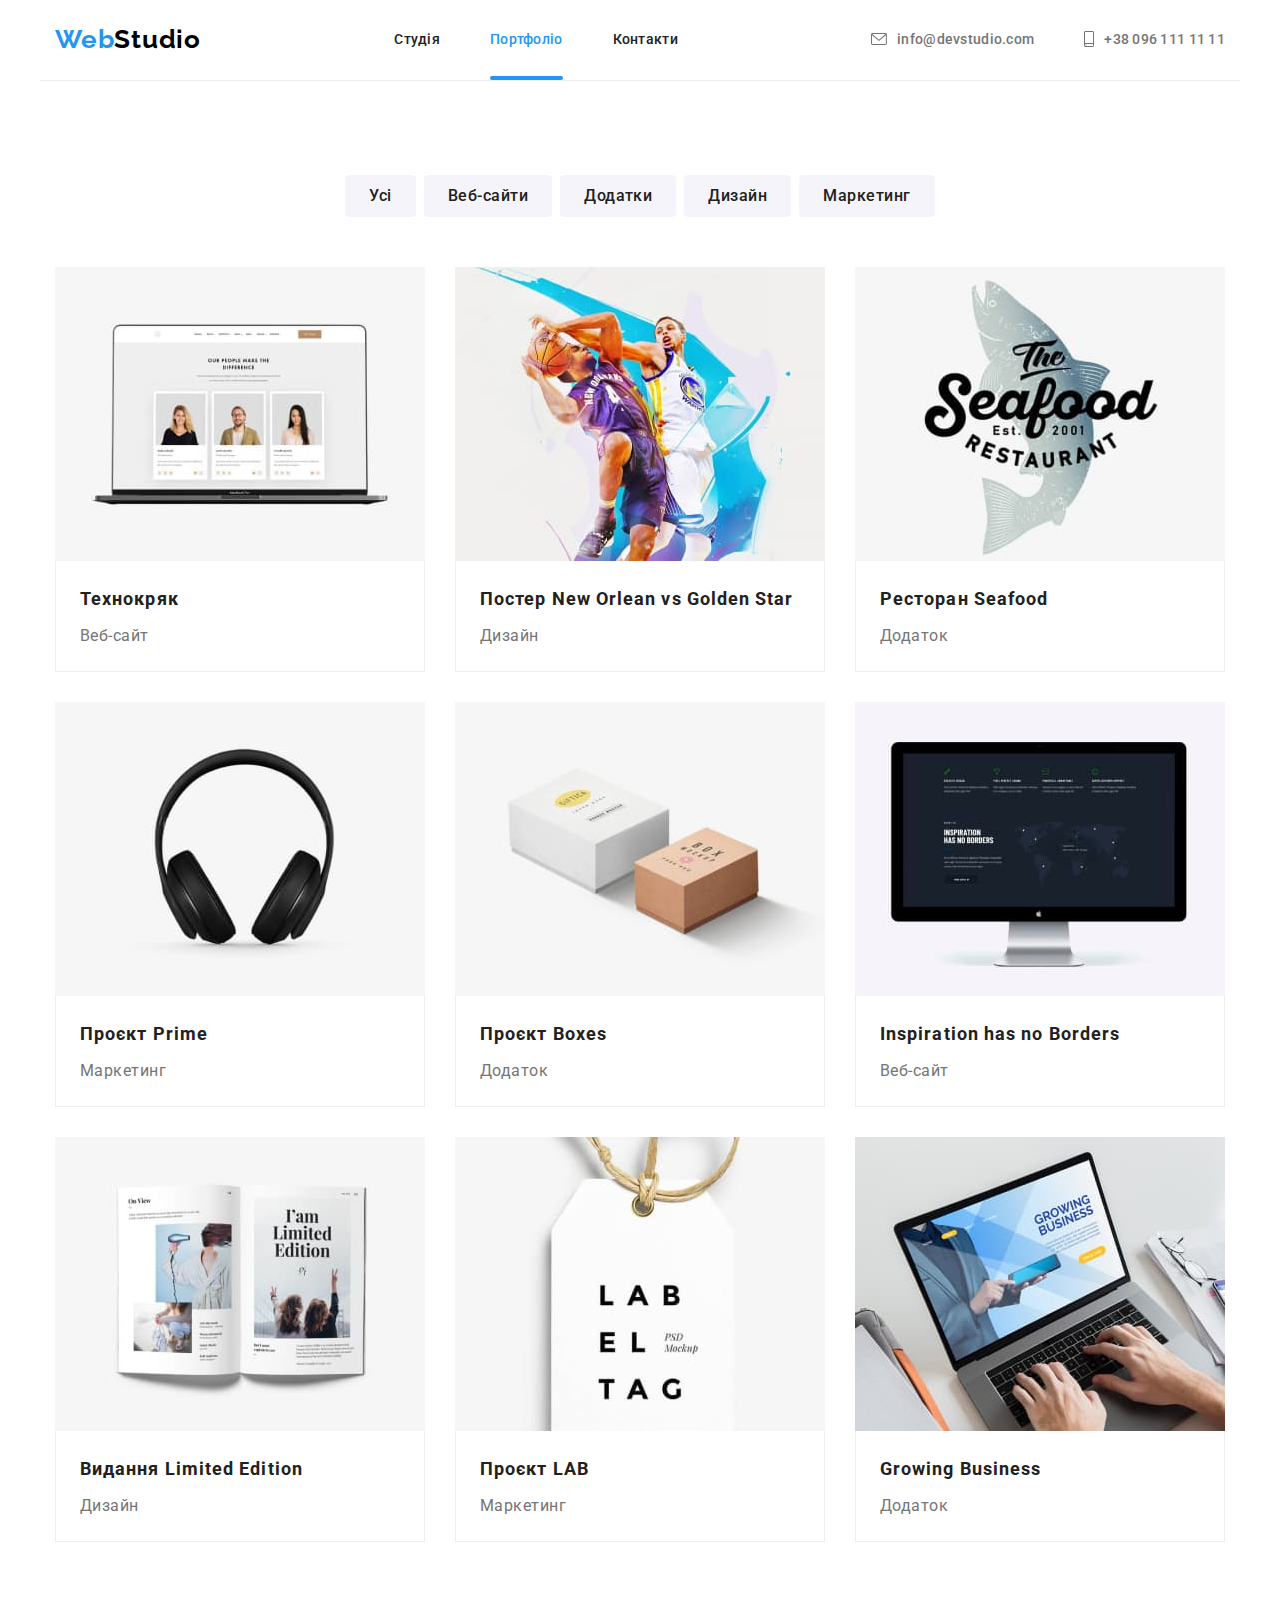
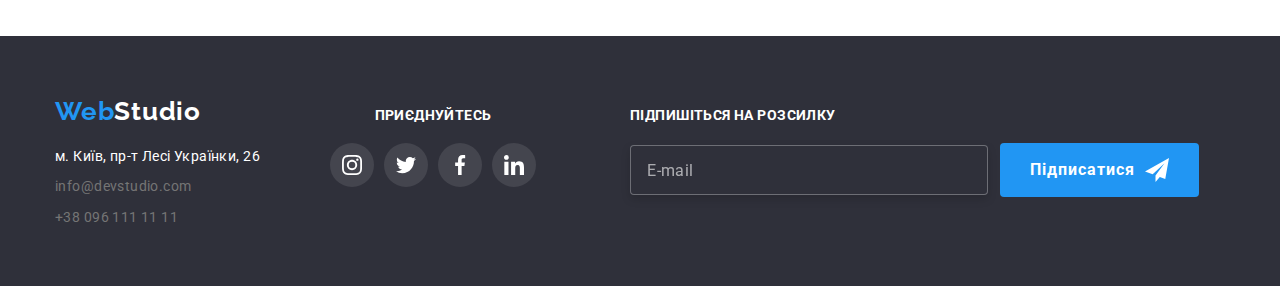
<file: portfolio.html>
<!DOCTYPE html>
<html lang="uk">
  <head>
    <meta charset="UTF-8" />
    <meta http-equiv="X-UA-Compatible" content="IE=edge" />
    <meta name="viewport" content="width=device-width, initial-scale=1.0" />
    <title>Portfolio</title>
    <link rel="preconnect" href="https://fonts.googleapis.com" />
    <link rel="preconnect" href="https://fonts.gstatic.com" crossorigin />
    <link
      href="https://fonts.googleapis.com/css2?family=Raleway:wght@700&family=Roboto:wght@400;500;700;900&display=swap"
      rel="stylesheet"
    />
    <link
      rel="stylesheet"
      href="https://cdnjs.cloudflare.com/ajax/libs/modern-normalize/1.0.0/modern-normalize.min.css"
    />
    <link rel="stylesheet" href="./css/main.min.css" />
  </head>
  <body>
    <header>
      <div class="container header">
        <div class="header__flex-box">
          <a href="./index.html" class="logo"> <span class="logo--first">Web</span>Studio</a>
          <nav class="site-nav">
            <ul class="site-nav__list">
              <li>
                <a href="./index.html" class="site-nav__link">Студія</a>
              </li>
              <li>
                <a href="./portfolio.html" class="site-nav__link site-nav__link--current"
                  >Портфоліо</a
                >
              </li>
              <li><a href="" class="site-nav__link">Контакти</a></li>
            </ul>
          </nav>
          <ul class="contacts">
            <li>
              <a href="mailto:info@devstudio.com" target="_blank" class="contacts__link">
                <svg class="contacts__icon" width="16" height="12">
                  <use href="./images/icons.svg#icon-envelope"></use>
                </svg>
                info@devstudio.com</a
              >
            </li>
            <li>
              <a href="tel:+380961111111" class="contacts__link">
                <svg class="contacts__icon" width="10" height="16">
                  <use href="./images/icons.svg#icon-smartphone"></use>
                </svg>
                +38 096 111 11 11</a
              >
            </li>
          </ul>
        </div>
      </div>
    </header>
    <main class="main">
      <section class="section">
        <div class="container">
          <h1 class="visually-hidden">Портфоліо</h1>
          <ul class="filters__list">
            <li><button class="filters__btn" type="button">Усі</button></li>
            <li><button class="filters__btn" type="button">Веб-сайти</button></li>
            <li><button class="filters__btn" type="button">Додатки</button></li>
            <li><button class="filters__btn" type="button">Дизайн</button></li>
            <li><button class="filters__btn" type="button">Маркетинг</button></li>
          </ul>
          <ul class="examples__list">
            <li class="examples__item">
              <a href="" class="examples__link">
                <div class="examples__thumb">
                  <img
                    src="./images/Technocrack.jpg"
                    alt="Екран ноутбука із зображенням веб-сайту"
                    width="370"
                    height="294"
                  />
                  <div class="examples__overlay">
                    <p class="examples__overlay-text">
                      Ресурс пропонує комплексні пропозиції з різним рівнем функціоналу та сервісів.
                      Все це дозволить відвідувачу отримати вичерпні відомості про компанію чи
                      приватну особу.
                    </p>
                  </div>
                </div>
                <div class="examples__container">
                  <h2 class="examples__title">Технокряк</h2>
                  <p class="examples__text">Веб-сайт</p>
                </div>
              </a>
            </li>
            <li class="examples__item">
              <a href="" class="examples__link">
                <div class="examples__thumb">
                  <img
                    src="./images/poster-basketball.jpg"
                    alt="Два баскетболісти боряться за м'яч "
                    width="370"
                    height="294"
                  />
                  <div class="examples__overlay">
                    <p class="examples__overlay-text">
                      Ресурс пропонує комплексні пропозиції з різним рівнем функціоналу та сервісів.
                      Все це дозволить відвідувачу отримати вичерпні відомості про компанію чи
                      приватну особу.
                    </p>
                  </div>
                </div>
                <div class="examples__container">
                  <h2 class="examples__title">Постер New Orlean vs Golden Star</h2>
                  <p class="examples__text">Дизайн</p>
                </div>
              </a>
            </li>
            <li class="examples__item">
              <a href="" class="examples__link">
                <div class="examples__thumb">
                  <img
                    src="./images/seafood.jpg"
                    alt="Логотип ресторану морської кухні"
                    width="370"
                    height="294"
                  />
                  <div class="examples__overlay">
                    <p class="examples__overlay-text">
                      Ресурс пропонує комплексні пропозиції з різним рівнем функціоналу та сервісів.
                      Все це дозволить відвідувачу отримати вичерпні відомості про компанію чи
                      приватну особу.
                    </p>
                  </div>
                </div>
                <div class="examples__container">
                  <h2 class="examples__title">Ресторан Seafood</h2>
                  <p class="examples__text">Додаток</p>
                </div>
              </a>
            </li>
            <li class="examples__item">
              <a href="" class="examples__link">
                <div class="examples__thumb">
                  <img src="./images/prime.jpg" alt="Навушники" width="370" height="294" />
                  <div class="examples__overlay">
                    <p class="examples__overlay-text">
                      Ресурс пропонує комплексні пропозиції з різним рівнем функціоналу та сервісів.
                      Все це дозволить відвідувачу отримати вичерпні відомості про компанію чи
                      приватну особу.
                    </p>
                  </div>
                </div>
                <div class="examples__container">
                  <h2 class="examples__title">Проєкт Prime</h2>
                  <p class="examples__text">Маркетинг</p>
                </div>
              </a>
            </li>
            <li class="examples__item">
              <a href="" class="examples__link">
                <div class="examples__thumb">
                  <img
                    src="./images/boxes.jpg"
                    alt="Дві коробки, біла та коричнева"
                    width="370"
                    height="294"
                  />
                  <div class="examples__overlay">
                    <p class="examples__overlay-text">
                      Ресурс пропонує комплексні пропозиції з різним рівнем функціоналу та сервісів.
                      Все це дозволить відвідувачу отримати вичерпні відомості про компанію чи
                      приватну особу.
                    </p>
                  </div>
                </div>
                <div class="examples__container">
                  <h2 class="examples__title">Проєкт Boxes</h2>
                  <p class="examples__text">Додаток</p>
                </div>
              </a>
            </li>
            <li class="examples__item">
              <a href="" class="examples__link">
                <div class="examples__thumb">
                  <img
                    src="./images/inspiration.jpg"
                    alt="Монітор Apple"
                    width="370"
                    height="294"
                  />
                  <div class="examples__overlay">
                    <p class="examples__overlay-text">
                      Ресурс пропонує комплексні пропозиції з різним рівнем функціоналу та сервісів.
                      Все це дозволить відвідувачу отримати вичерпні відомості про компанію чи
                      приватну особу.
                    </p>
                  </div>
                </div>
                <div class="examples__container">
                  <h2 class="examples__title">Inspiration has no Borders</h2>
                  <p class="examples__text">Веб-сайт</p>
                </div>
              </a>
            </li>
            <li class="examples__item">
              <a href="" class="examples__link">
                <div class="examples__thumb">
                  <img
                    src="./images/limited-edition.jpg"
                    alt="Відкритий журнал"
                    width="370"
                    height="294"
                  />
                  <div class="examples__overlay">
                    <p class="examples__overlay-text">
                      Ресурс пропонує комплексні пропозиції з різним рівнем функціоналу та сервісів.
                      Все це дозволить відвідувачу отримати вичерпні відомості про компанію чи
                      приватну особу.
                    </p>
                  </div>
                </div>
                <div class="examples__container">
                  <h2 class="examples__title">Видання Limited Edition</h2>
                  <p class="examples__text">Дизайн</p>
                </div>
              </a>
            </li>
            <li class="examples__item">
              <a href="" class="examples__link">
                <div class="examples__thumb">
                  <img
                    src="./images/LAB.jpg"
                    alt="Біла бірка із написом"
                    width="370"
                    height="294"
                  />
                  <div class="examples__overlay">
                    <p class="examples__overlay-text">
                      Ресурс пропонує комплексні пропозиції з різним рівнем функціоналу та сервісів.
                      Все це дозволить відвідувачу отримати вичерпні відомості про компанію чи
                      приватну особу.
                    </p>
                  </div>
                </div>
                <div class="examples__container">
                  <h2 class="examples__title">Проєкт LAB</h2>
                  <p class="examples__text">Маркетинг</p>
                </div>
              </a>
            </li>
            <li class="examples__item">
              <a href="" class="examples__link">
                <div class="examples__thumb">
                  <img
                    src="./images/growing-business.jpg"
                    alt="Відкритий ноутбук із зображенням веб-сайту"
                    width="370"
                    height="294"
                  />
                  <div class="examples__overlay">
                    <p class="examples__overlay-text">
                      Ресурс пропонує комплексні пропозиції з різним рівнем функціоналу та сервісів.
                      Все це дозволить відвідувачу отримати вичерпні відомості про компанію чи
                      приватну особу.
                    </p>
                  </div>
                </div>
                <div class="examples__container">
                  <h2 class="examples__title">Growing Business</h2>
                  <p class="examples__text">Додаток</p>
                </div>
              </a>
            </li>
          </ul>
        </div>
      </section>
    </main>
    <footer class="footer">
      <div class="container footer__flex-box">
        <div class="footer__leftside-box">
          <a href="./index.html" class="logo">
            <span class="logo--first">Web</span><span class="logo--second">Studio</span></a
          >
          <address class="footer-contacts">
            <ul class="footer-contacts__list">
              <li class="footer-contacts__item">
                <a
                  class="footer-contacts__link footer-contacts__link--white"
                  href="https://goo.gl/maps/1CzjTYLkiQzth85n8"
                  target="_blank"
                  rel="noopener noreferrer nofollow"
                  >м. Київ, пр-т Лесі Українки, 26
                </a>
              </li>
              <li class="footer-contacts__item">
                <a href="mailto:info@devstudio.com" class="footer-contacts__link"
                  >info@devstudio.com</a
                >
              </li>
              <li class="footer-contacts__item">
                <a href="tel:+380961111111" class="footer-contacts__link">+38 096 111 11 11</a>
              </li>
            </ul>
          </address>
        </div>
        <div class="join">
          <p class="join__text">приєднуйтесь</p>
          <ul class="join__social-media-list">
            <li class="join__social-media-item">
              <a
                class="join__social-media-link"
                href=""
                target="_blank"
                rel="nofollow noopener noreferrer"
                aria-label="Instagram"
              >
                <svg class="join__social-media-icon" width="20" height="20">
                  <use href="./images/icons.svg#icon-instagram"></use>
                </svg>
              </a>
            </li>
            <li class="join__social-media-item">
              <a
                class="join__social-media-link"
                href=""
                target="_blank"
                rel="nofollow noopener noreferrer"
                aria-label="Twitter"
              >
                <svg class="join__social-media-icon" width="20" height="20">
                  <use href="./images/icons.svg#icon-twitter"></use>
                </svg>
              </a>
            </li>
            <li class="join__social-media-item">
              <a
                class="join__social-media-link"
                href=""
                target="_blank"
                rel="nofollow noopener noreferrer"
                aria-label="Facebook"
              >
                <svg class="join__social-media-icon" width="20" height="20">
                  <use href="./images/icons.svg#icon-facebook"></use>
                </svg>
              </a>
            </li>
            <li class="join__social-media-item">
              <a
                class="join__social-media-link"
                href=""
                target="_blank"
                rel="nofollow noopener noreferrer"
                aria-label="Linkedin"
              >
                <svg class="join__social-media-icon" width="20" height="20">
                  <use href="./images/icons.svg#icon-linkedin"></use>
                </svg>
              </a>
            </li>
          </ul>
        </div>
        <div class="subscribe__box">
          <p class="subscribe__text">Підпишіться на розсилку</p>
          <form class="subscribe__form">
            <label class="">
              <input type="email" name="user-email" class="subscribe__input" placeholder="E-mail" />
            </label>
            <button class="subscribe__btn btn" type="submit">Підписатися</button>
          </form>
        </div>
      </div>
    </footer>
  </body>
</html>
</file>
<file: css/main.min.css>
*,*::before,*::after{-webkit-box-sizing:border-box;box-sizing:border-box}ul{padding-left:0;margin:0}h1,h2,h3,h4,h5,h6,p{margin:0}img{display:block;height:auto;max-width:100%}a{text-decoration:none}ul{padding:0;margin:0;list-style:none}body{font-family:"Roboto",sans-serif;background-color:#fff}:root{--titles-color: #212121;--text-color: #757575;--accent-color: #2196f3;--white-color: #ffffff;--black-color: #000000;--footer-background: #2f303a;--grey-background: #f5f4fa;--portfolio-main-background: #f5f5f5;--hero-btn-background: #188ce8;--hero-background: #c4c4c4;--social-media-icons-color: #afb1b8;--footer-icon-bg: rgba(255, 255, 255, 0.1);--backdrop-background: rgba(0, 0, 0, 0.2);--transition-general: 250ms cubic-bezier(0.4, 0, 0.2, 1)}.visually-hidden{position:absolute;width:1px;height:1px;margin:-1px;border:0;padding:0;white-space:nowrap;-webkit-clip-path:inset(100%);clip-path:inset(100%);clip:rect(0 0 0 0);overflow:hidden}.container{margin-left:auto;margin-right:auto;padding-left:15px;padding-right:15px}@media screen and (min-width: 480px){.container{width:480px}}@media screen and (min-width: 768px){.container{width:768px}}@media screen and (min-width: 1200px){.container{width:1200px}}.section{padding-top:60px;padding-bottom:60px}@media screen and (min-width: 1200px){.section{padding-top:94px;padding-bottom:94px}}.logo{display:block;font-family:"Raleway",sans-serif;font-weight:700;font-size:26px;line-height:1.19;letter-spacing:.03em;color:var(--black-color)}.logo--first{color:var(--accent-color)}.logo--second{color:var(--white-color)}.logo__mob-footer{margin-bottom:28px}@media screen and (max-width: 1190px){.logo__mob-footer{text-align:center}}.site-nav{display:none}@media screen and (min-width: 768px){.site-nav{display:-webkit-box;display:-ms-flexbox;display:flex;-webkit-box-align:center;-ms-flex-align:center;align-items:center}}.site-nav__list{display:-webkit-box;display:-ms-flexbox;display:flex;-webkit-box-align:center;-ms-flex-align:center;align-items:center;-webkit-box-pack:justify;-ms-flex-pack:justify;justify-content:space-between;gap:50px}.site-nav__link{position:relative;padding-top:32px;padding-bottom:32px;font-weight:500;font-size:14px;line-height:1.14;letter-spacing:.02em;color:var(--titles-color);-webkit-transition:color var(--transition-general);transition:color var(--transition-general)}.site-nav__link:hover,.site-nav__link:focus{color:var(--accent-color)}.site-nav__link--current{color:var(--accent-color)}.site-nav__link--current::after{content:"";position:absolute;bottom:-1px;left:0;display:block;width:100%;height:4px;background-color:var(--accent-color);border-radius:2px}.header{border-bottom:1px solid #ececec}@media screen and (max-width: 767px){.header{padding-top:10px;padding-bottom:10px}}@media screen and (min-width: 768px){.header{padding-top:21px;padding-bottom:21px}}@media screen and (min-width: 1200px){.header{padding-top:24px;padding-bottom:25px}}@media screen and (max-width: 479px){.header{width:100%}}.header__flex-box{display:-webkit-box;display:-ms-flexbox;display:flex;-webkit-box-pack:justify;-ms-flex-pack:justify;justify-content:space-between;-webkit-box-align:center;-ms-flex-align:center;align-items:center}.menu-toggle{min-height:40px;min-width:40px;display:-webkit-box;display:-ms-flexbox;display:flex;-webkit-box-align:center;-ms-flex-align:center;align-items:center;-webkit-box-pack:center;-ms-flex-pack:center;justify-content:center;margin:0;padding:0;background-color:rgba(0,0,0,0);cursor:pointer;border:none;border-radius:50%;outline:none;-webkit-transition:fill var(--transition-general);transition:fill var(--transition-general)}.menu-toggle:hover,.menu-toggle:focus{fill:var(--accent-color)}@media(min-width: 768px){.menu-toggle{display:none}}@media screen and (max-width: 767px){.contacts{display:none}}@media screen and (min-width: 768px){.contacts{display:-webkit-box;display:-ms-flexbox;display:flex;-webkit-box-orient:vertical;-webkit-box-direction:normal;-ms-flex-direction:column;flex-direction:column;gap:8px}}@media screen and (min-width: 1200px){.contacts{display:-webkit-box;display:-ms-flexbox;display:flex;-webkit-box-align:center;-ms-flex-align:center;align-items:center;-webkit-box-pack:center;-ms-flex-pack:center;justify-content:center;-webkit-box-orient:horizontal;-webkit-box-direction:normal;-ms-flex-direction:row;flex-direction:row;gap:50px}}.contacts__link{display:-webkit-box;display:-ms-flexbox;display:flex;-webkit-box-align:center;-ms-flex-align:center;align-items:center;-webkit-box-pack:start;-ms-flex-pack:start;justify-content:flex-start;font-weight:500;font-size:12px;line-height:1.1666666667;letter-spacing:.02em;color:var(--text-color);-webkit-transition:color var(--transition-general);transition:color var(--transition-general)}.contacts__link:hover,.contacts__link:focus{color:var(--accent-color)}@media screen and (min-width: 1200px){.contacts__link{font-size:14px;line-height:1.1428571429}}.contacts__icon{margin-right:10px;fill:var(--text-color);-webkit-transition:fill var(--transition-general);transition:fill var(--transition-general)}.contacts__link:hover .contacts__icon,.contacts__link:focus .contacts__icon{fill:var(--accent-color)}.btn{cursor:pointer;font-family:"Roboto",sans-serif;font-style:normal;font-weight:700;font-size:16px;line-height:1.88;letter-spacing:.06em;color:var(--white-color);background-color:var(--accent-color);border-radius:4px;border-color:rgba(0,0,0,0);-webkit-transition:background-color var(--transition-general);transition:background-color var(--transition-general)}.btn:hover,.btn:focus{background-color:var(--hero-btn-background)}.doing__title,.team__title,.clients__title{margin-bottom:30px;font-weight:700;font-size:28px;line-height:1.17;text-align:center;letter-spacing:.03em;color:var(--titles-color)}@media screen and (min-width: 1200px){.doing__title,.team__title,.clients__title{margin-bottom:50px;font-size:36px}}.hero{max-width:1600px;margin:0 auto;height:400px;padding:118px 0;background-color:var(--hero-background);background-repeat:no-repeat;background-size:cover;background-image:-webkit-gradient(linear, left top, left bottom, from(rgba(47, 48, 58, 0.4)), to(rgba(47, 48, 58, 0.4))),url(../images/hero/hero_mob@1x.jpg);background-image:linear-gradient(rgba(47, 48, 58, 0.4), rgba(47, 48, 58, 0.4)),url(../images/hero/hero_mob@1x.jpg)}@media screen and (min-width: 768px){.hero{height:459px}}@media screen and (min-width: 1200px){.hero{height:600px;padding:200px 0}}@media screen and (min-device-pixel-ratio: 2),(-webkit-min-device-pixel-ratio: 2),(min-resolution: 192dpi),(min-resolution: 2dppx){.hero{background-image:-webkit-gradient(linear, left top, left bottom, from(rgba(47, 48, 58, 0.4)), to(rgba(47, 48, 58, 0.4))),url(../images/hero/hero_mob@2x.jpg);background-image:linear-gradient(rgba(47, 48, 58, 0.4), rgba(47, 48, 58, 0.4)),url(../images/hero/hero_mob@2x.jpg)}}@media screen and (min-width: 481px){.hero{background-image:-webkit-gradient(linear, left top, left bottom, from(rgba(47, 48, 58, 0.4)), to(rgba(47, 48, 58, 0.4))),url(../images/hero/hero_tabl@1x.jpg);background-image:linear-gradient(rgba(47, 48, 58, 0.4), rgba(47, 48, 58, 0.4)),url(../images/hero/hero_tabl@1x.jpg)}}@media screen and (min-width: 481px)and (min-device-pixel-ratio: 2),screen and (min-width: 481px)and (-webkit-min-device-pixel-ratio: 2),screen and (min-width: 481px)and (min-resolution: 192dpi),screen and (min-width: 481px)and (min-resolution: 2dppx){.hero{background-image:-webkit-gradient(linear, left top, left bottom, from(rgba(47, 48, 58, 0.4)), to(rgba(47, 48, 58, 0.4))),url(../images/hero/hero_tabl@2x.jpg);background-image:linear-gradient(rgba(47, 48, 58, 0.4), rgba(47, 48, 58, 0.4)),url(../images/hero/hero_tabl@2x.jpg)}}@media screen and (min-width: 769px){.hero{background-image:-webkit-gradient(linear, left top, left bottom, from(rgba(47, 48, 58, 0.4)), to(rgba(47, 48, 58, 0.4))),url(../images/hero/hero_desk@1x.jpg);background-image:linear-gradient(rgba(47, 48, 58, 0.4), rgba(47, 48, 58, 0.4)),url(../images/hero/hero_desk@1x.jpg)}}@media screen and (min-width: 769px)and (min-device-pixel-ratio: 2),screen and (min-width: 769px)and (-webkit-min-device-pixel-ratio: 2),screen and (min-width: 769px)and (min-resolution: 192dpi),screen and (min-width: 769px)and (min-resolution: 2dppx){.hero{background-image:-webkit-gradient(linear, left top, left bottom, from(rgba(47, 48, 58, 0.4)), to(rgba(47, 48, 58, 0.4))),url(../images/hero/hero_desk@2x.jpg);background-image:linear-gradient(rgba(47, 48, 58, 0.4), rgba(47, 48, 58, 0.4)),url(../images/hero/hero_desk@2x.jpg)}}.hero__title{max-width:360px;margin:0 auto 30px auto;font-weight:900;font-size:26px;line-height:1.6153846154;text-align:center;letter-spacing:.06em;text-transform:uppercase;color:var(--white-color)}@media screen and (min-width: 1200px){.hero__title{max-width:696px;font-size:44px;line-height:1.3636363636}}.hero__btn{display:block;margin:auto;padding:10px 24px}.benefits__list{display:block}@media screen and (min-width: 768px){.benefits__list{display:-webkit-box;display:-ms-flexbox;display:flex;-webkit-box-pack:center;-ms-flex-pack:center;justify-content:center;-ms-flex-wrap:wrap;flex-wrap:wrap;gap:30px}}.benefits__item{width:100%}@media screen and (min-width: 480px)and (max-width: 767px){.benefits__item{width:450px}}@media screen and (min-width: 768px){.benefits__item{-ms-flex-preferred-size:calc((100% - 30px)/2);flex-basis:calc((100% - 30px)/2)}}@media screen and (min-width: 1200px){.benefits__item{-ms-flex-preferred-size:calc((100% - 90px)/4);flex-basis:calc((100% - 90px)/4)}}@media screen and (max-width: 767px){.benefits__item:not(:last-child){margin-bottom:30px}}.benefits__icon-box{width:100%;height:120px;margin-bottom:30px;display:-webkit-box;display:-ms-flexbox;display:flex;-webkit-box-align:center;-ms-flex-align:center;align-items:center;-webkit-box-pack:center;-ms-flex-pack:center;justify-content:center;background-color:var(--grey-background)}@media screen and (mix-width: 480px)and (max-width: 768px){.benefits__icon-box{width:450px}}.benefits__title{margin-bottom:10px;font-weight:700;font-size:14px;line-height:1.14;letter-spacing:.03em;text-transform:uppercase;color:var(--titles-color)}@media screen and (max-width: 767px){.benefits__title{text-align:center}}.benefits__text{font-weight:400;font-size:14px;line-height:1.71;letter-spacing:.03em;color:var(--text-color)}.doing{display:none}@media screen and (min-width: 1200px){.doing{display:block;padding-top:0}}.doing__list{display:-webkit-box;display:-ms-flexbox;display:flex;gap:30px}.doing__item{position:relative}.doing__subtitle{position:absolute;bottom:0;left:0;height:23.8095238095%;width:100%;padding-top:27px;padding-bottom:27px;font-weight:700;font-size:14px;line-height:1.1428571429;text-align:center;letter-spacing:.03em;text-transform:uppercase;color:var(--white-color);background-color:rgba(47,48,58,.8)}.team{background:var(--grey-background)}.team__list{display:block}@media screen and (min-width: 768px){.team__list{display:-webkit-box;display:-ms-flexbox;display:flex;-ms-flex-wrap:wrap;flex-wrap:wrap;gap:30px}}.team__item{background-color:var(--white-color);-webkit-box-shadow:0px 1px 3px rgba(0,0,0,.12),0px 1px 1px rgba(0,0,0,.14),0px 2px 1px rgba(0,0,0,.2);box-shadow:0px 1px 3px rgba(0,0,0,.12),0px 1px 1px rgba(0,0,0,.14),0px 2px 1px rgba(0,0,0,.2);border-radius:0px 0px 4px 4px}@media screen and (max-width: 767px){.team__item:not(:last-child){margin-bottom:30px}}@media screen and (min-width: 768px){.team__item{-ms-flex-preferred-size:calc((100% - 30px)/2);flex-basis:calc((100% - 30px)/2)}}@media screen and (min-width: 1200px){.team__item{-ms-flex-preferred-size:calc((100% - 90px)/4);flex-basis:calc((100% - 90px)/4)}}.team__member-container{padding:30px 122px 24px 122px}@media screen and (min-width: 768px){.team__member-container{padding:30px 74px 24px 74px}}@media screen and (min-width: 1200px){.team__member-container{padding:30px 32px}}.team__member-title{margin-bottom:10px;font-weight:500;font-size:16px;line-height:1.19;letter-spacing:.03em;text-align:center;color:var(--titles-color)}.team__member-position{margin-bottom:16px;font-weight:400;font-size:16px;line-height:1.19;letter-spacing:.03em;text-align:center;color:var(--text-color)}.team__social-media-list{display:-webkit-box;display:-ms-flexbox;display:flex;-webkit-box-align:center;-ms-flex-align:center;align-items:center;-webkit-box-pack:center;-ms-flex-pack:center;justify-content:center;gap:10px}.team__social-media-link{display:-webkit-box;display:-ms-flexbox;display:flex;-webkit-box-align:center;-ms-flex-align:center;align-items:center;-webkit-box-pack:center;-ms-flex-pack:center;justify-content:center;width:44px;height:44px;border-radius:50%;-webkit-transition:background-color var(--transition-general);transition:background-color var(--transition-general)}.team__social-media-link:hover,.team__social-media-link:focus{background-color:var(--accent-color)}.team__social-media-icon{fill:var(--social-media-icons-color);-webkit-transition:fill var(--transition-general);transition:fill var(--transition-general)}.team__social-media-link:hover .team__social-media-icon,.team__social-media-link:focus .team__social-media-icon{fill:var(--white-color)}.clients__list{display:-webkit-box;display:-ms-flexbox;display:flex;-webkit-box-align:center;-ms-flex-align:center;align-items:center;-webkit-box-pack:center;-ms-flex-pack:center;justify-content:center;gap:30px;-ms-flex-wrap:wrap;flex-wrap:wrap}@media screen and (max-width: 479px){.clients__item{width:210px}}@media screen and (min-width: 480px){.clients__item{-ms-flex-preferred-size:calc((100% - 30px)/2);flex-basis:calc((100% - 30px)/2)}}@media screen and (min-width: 768px){.clients__item{-ms-flex-preferred-size:calc((100% - 60px)/3);flex-basis:calc((100% - 60px)/3)}}@media screen and (min-width: 1200px){.clients__item{-ms-flex-preferred-size:calc((100% - 150px)/6);flex-basis:calc((100% - 150px)/6)}}.clients__link{display:-webkit-box;display:-ms-flexbox;display:flex;-webkit-box-align:center;-ms-flex-align:center;align-items:center;-webkit-box-pack:center;-ms-flex-pack:center;justify-content:center;height:92px;width:100%;border:1px solid var(--social-media-icons-color);border-radius:4px;-webkit-transition:border-color var(--transition-general);transition:border-color var(--transition-general)}.clients__link:hover,.clients__link:focus{border-color:var(--accent-color)}.clients__icon{fill:var(--social-media-icons-color);-webkit-transition:fill var(--transition-general);transition:fill var(--transition-general)}.clients__link:hover .clients__icon,.clients__link:focus .clients__icon{fill:var(--accent-color)}.footer{background-color:var(--footer-background);padding-top:60px;padding-bottom:60px}@media screen and (max-width: 767px){.footer__tablet-box{margin-bottom:60px}}@media screen and (min-width: 768px){.footer__tablet-box{display:-webkit-box;display:-ms-flexbox;display:flex;-webkit-box-pack:center;-ms-flex-pack:center;justify-content:center;margin-bottom:60px;-webkit-box-align:baseline;-ms-flex-align:baseline;align-items:baseline}}@media screen and (min-width: 1200px){.footer__tablet-box{margin-bottom:0}}@media screen and (min-width: 1200px){.footer__flex-box{display:-webkit-box;display:-ms-flexbox;display:flex;-webkit-box-align:baseline;-ms-flex-align:baseline;align-items:baseline}}@media screen and (max-width: 767px){.footer__leftside-box{margin-bottom:60px}}@media screen and (min-width: 768px){.footer__leftside-box{margin-right:165px}}@media screen and (min-width: 1200px){.footer__leftside-box{margin-right:70px}}.footer-contacts{font-style:normal;margin-top:20px}@media screen and (max-width: 1199px){.footer-contacts__item{text-align:center}}.footer-contacts__item:not(:last-child){margin-bottom:12px}.footer-contacts__link{font-weight:400;font-size:14px;line-height:.17;letter-spacing:.03em;color:var(--text-color)}.footer-contacts__link--white{color:var(--white-color)}@media screen and (min-width: 1200px){.join{margin-right:94px}}.join__text{margin-bottom:20px;font-weight:700;font-size:14px;line-height:1.1428571429;letter-spacing:.03em;text-transform:uppercase;text-align:center;color:var(--white-color)}.join__social-media-list{display:-webkit-box;display:-ms-flexbox;display:flex;-webkit-box-pack:center;-ms-flex-pack:center;justify-content:center;-webkit-box-align:center;-ms-flex-align:center;align-items:center;gap:10px}.join__social-media-link{width:44px;height:44px;display:-webkit-box;display:-ms-flexbox;display:flex;-webkit-box-pack:center;-ms-flex-pack:center;justify-content:center;-webkit-box-align:center;-ms-flex-align:center;align-items:center;border-radius:50%;background-color:var(--footer-icon-bg);-webkit-transition:background-color var(--transition-general);transition:background-color var(--transition-general)}.join__social-media-link:hover,.join__social-media-link:focus{background-color:var(--accent-color)}.join__social-media-icon{fill:var(--white-color)}.subscribe__form{text-align:center}@media screen and (min-width: 1200px){.subscribe__form{display:-webkit-box;display:-ms-flexbox;display:flex;-webkit-box-align:center;-ms-flex-align:center;align-items:center;-webkit-box-pack:center;-ms-flex-pack:center;justify-content:center;gap:12px}}.subscribe__text{margin-bottom:20px;font-weight:700;font-size:14px;line-height:1.1428571429;letter-spacing:.03em;text-transform:uppercase;color:var(--white-color)}@media screen and (max-width: 1190px){.subscribe__text{text-align:center}}.subscribe__input{-webkit-appearance:none;-moz-appearance:none;appearance:none;width:100%;height:50px;padding-left:16px;color:var(--white-color);background-color:var(--footer-background);border:1px solid rgba(255,255,255,.3);-webkit-filter:drop-shadow(0px 4px 4px rgba(0, 0, 0, 0.15));filter:drop-shadow(0px 4px 4px rgba(0, 0, 0, 0.15));border-radius:4px}@media screen and (min-width: 480px){.subscribe__input{width:450px}}@media screen and (max-width: 1199px){.subscribe__input{margin-bottom:20px}}@media screen and (min-width: 1200px){.subscribe__input{width:358px}}.subscribe__input::-webkit-input-placeholder{font-weight:400;font-size:16px;line-height:1.25;letter-spacing:.03em;color:rgba(255,255,255,.6)}.subscribe__input::-moz-placeholder{font-weight:400;font-size:16px;line-height:1.25;letter-spacing:.03em;color:rgba(255,255,255,.6)}.subscribe__input:-ms-input-placeholder{font-weight:400;font-size:16px;line-height:1.25;letter-spacing:.03em;color:rgba(255,255,255,.6)}.subscribe__input::-ms-input-placeholder{font-weight:400;font-size:16px;line-height:1.25;letter-spacing:.03em;color:rgba(255,255,255,.6)}.subscribe__input::placeholder{font-weight:400;font-size:16px;line-height:1.25;letter-spacing:.03em;color:rgba(255,255,255,.6)}@media screen and (min-width: 1200px){.subscribe__input::-webkit-input-placeholder{width:358px}.subscribe__input::-moz-placeholder{width:358px}.subscribe__input:-ms-input-placeholder{width:358px}.subscribe__input::-ms-input-placeholder{width:358px}.subscribe__input::placeholder{width:358px}}.subscribe__input:focus-visible{outline:1px solid var(--accent-color)}.subscribe__btn{display:-webkit-box;display:-ms-flexbox;display:flex;-webkit-box-align:center;-ms-flex-align:center;align-items:center;padding:10px 28px;margin-left:auto;margin-right:auto;letter-spacing:.06em}.subscribe__btn:hover,.subscribe__btn:focus{background-color:var(--hero-btn-background)}.subscribe__btn::after{content:"";width:24px;height:24px;margin-left:10px;background-image:url("../images/svg-icons/form-icons/icon-send.svg");background-size:contain}.backdrop{position:fixed;top:0;left:0;width:100%;height:100%;background-color:var(--backdrop-background);opacity:1;visibility:visible;pointer-events:initial;-webkit-transition:opacity var(--transition-general),visibility var(--transition-general);transition:opacity var(--transition-general),visibility var(--transition-general)}.backdrop.is-hidden{opacity:0;visibility:hidden;pointer-events:none}.backdrop.is-hidden .modal{-webkit-transform:translate(-50%, -70%);transform:translate(-50%, -70%)}.modal{position:absolute;top:50%;left:50%;-webkit-transform:translate(-50%, -50%);transform:translate(-50%, -50%);width:100%;min-height:609px;padding:40px 40px 40px 40px;background-color:var(--white-color);-webkit-box-shadow:0px 1px 3px rgba(0,0,0,.12),0px 1px 1px rgba(0,0,0,.14),0px 2px 1px rgba(0,0,0,.2);box-shadow:0px 1px 3px rgba(0,0,0,.12),0px 1px 1px rgba(0,0,0,.14),0px 2px 1px rgba(0,0,0,.2);border-radius:4px;-webkit-transition:-webkit-transform var(--transition-general);transition:-webkit-transform var(--transition-general);transition:transform var(--transition-general);transition:transform var(--transition-general), -webkit-transform var(--transition-general)}@media screen and (min-width: 480px){.modal{width:450px;min-height:609px}}@media screen and (min-width: 1200px){.modal{width:521px;min-height:581px}}.modal__close-btn{position:absolute;top:8px;right:8px;display:-webkit-box;display:-ms-flexbox;display:flex;-webkit-box-align:center;-ms-flex-align:center;align-items:center;-webkit-box-pack:center;-ms-flex-pack:center;justify-content:center;width:30px;height:30px;padding:0;cursor:pointer;background-color:var(--white-color);border:1px solid rgba(0,0,0,.1);border-radius:50%;-webkit-transition:fill var(--transition-general);transition:fill var(--transition-general)}.modal__close-btn:hover .modal__close-icon{fill:var(--accent-color)}.modal__title{margin-bottom:12px;text-align:center;font-weight:700;font-size:20px;line-height:1.15;letter-spacing:.03em;color:var(--titles-color)}.modal-form{display:block}.modal-form__field{position:relative;display:block;margin-bottom:10px}.modal-form__label{display:block;margin-bottom:4px;font-weight:400;font-size:12px;line-height:1.1666666667;letter-spacing:.01em;color:var(--text-color)}.modal-form__input{display:block;width:100%;height:40px;padding-left:35px;border:1px solid rgba(33,33,33,.2);border-radius:4px;-webkit-appearance:none;-moz-appearance:none;appearance:none;-webkit-transition:outline-color var(--transition-general);transition:outline-color var(--transition-general)}.modal-form__input:hover,.modal-form__input:focus-visible{outline:1px solid var(--accent-color)}.modal-form__icon{position:absolute;top:29px;left:12px;-webkit-transition:fill var(--transition-general);transition:fill var(--transition-general)}.modal-form__input:focus+.modal-form__icon{fill:var(--accent-color)}.modal-form__input:hover+.modal-form__icon{fill:var(--accent-color)}.modal-form__comment-input{display:block;width:100%;height:120px;padding:12px 16px;-webkit-appearance:none;-moz-appearance:none;appearance:none;resize:none;border:1px solid rgba(33,33,33,.2);border-radius:4px}.modal-form__comment-input:hover,.modal-form__comment-input:focus-visible{outline:1px solid var(--accent-color)}.modal-form__comment-input::-webkit-input-placeholder{font-weight:400;font-size:12px;line-height:1.1666666667;letter-spacing:.01em;color:rgba(117,117,117,.5)}.modal-form__comment-input::-moz-placeholder{font-weight:400;font-size:12px;line-height:1.1666666667;letter-spacing:.01em;color:rgba(117,117,117,.5)}.modal-form__comment-input:-ms-input-placeholder{font-weight:400;font-size:12px;line-height:1.1666666667;letter-spacing:.01em;color:rgba(117,117,117,.5)}.modal-form__comment-input::-ms-input-placeholder{font-weight:400;font-size:12px;line-height:1.1666666667;letter-spacing:.01em;color:rgba(117,117,117,.5)}.modal-form__comment-input::placeholder{font-weight:400;font-size:12px;line-height:1.1666666667;letter-spacing:.01em;color:rgba(117,117,117,.5)}.modal-form__agreement{display:-webkit-box;display:-ms-flexbox;display:flex;-webkit-box-align:center;-ms-flex-align:center;align-items:center;-webkit-box-pack:center;-ms-flex-pack:center;justify-content:center;gap:7px;margin-bottom:30px}.modal-form__checkbox{cursor:pointer;-webkit-appearance:none;-moz-appearance:none;appearance:none}.modal-form__checkbox-icon{display:block;width:16px;height:15px;background-image:url("../images/svg-icons/form-icons/icon-unchecked.svg");background-position:center;background-repeat:no-repeat;background-size:contain;-webkit-box-sizing:border-box;box-sizing:border-box;-webkit-transition:background-image var(--transition-general);transition:background-image var(--transition-general)}.modal-form__checkbox:focus-visible+.modal-form__checkbox-icon{outline:1px solid var(--accent-color)}.modal-form__checkbox:checked+.modal-form__checkbox-icon{background-image:url("../images/svg-icons/form-icons/icon-checked.svg")}.modal-form__agreement-text{font-weight:400;font-size:12px;line-height:1.1666666667;letter-spacing:.03em;-webkit-user-select:none;-moz-user-select:none;-ms-user-select:none;user-select:none;color:var(--text-color)}@media screen and (min-width: 1200px){.modal-form__agreement-text{font-size:14px;line-height:1.7142857143}}.modal-form__agreement-link{-webkit-text-decoration-line:underline;text-decoration-line:underline;color:var(--accent-color)}.modal-form__agreement-link:focus-visible{outline:1px solid var(--accent-color)}.submit-btn{display:block;margin:0 auto;padding:10px 52px}.filters__list{display:-webkit-box;display:-ms-flexbox;display:flex;gap:8px;-webkit-box-pack:center;-ms-flex-pack:center;justify-content:center;margin-bottom:50px}.filters__btn{padding:6px 22px;border-radius:4px;cursor:pointer;font-family:"Roboto",sans-serif;font-style:normal;font-weight:500;font-size:16px;line-height:1.62;text-align:center;letter-spacing:.03em;border-color:rgba(0,0,0,0);color:var(--titles-color);background-color:var(--grey-background);-webkit-transition:background-color var(--transition-general),color var(--transition-general);transition:background-color var(--transition-general),color var(--transition-general)}.filters__btn:hover,.filters__btn:focus{color:#fff;background:var(--accent-color)}.examples__list{display:-webkit-box;display:-ms-flexbox;display:flex;-webkit-box-align:center;-ms-flex-align:center;align-items:center;-webkit-box-pack:center;-ms-flex-pack:center;justify-content:center;-ms-flex-wrap:wrap;flex-wrap:wrap;gap:30px}.examples__title{font-weight:700;font-size:18px;line-height:2;letter-spacing:.06em;color:var(--titles-color);margin-bottom:4px}.examples__text{font-weight:400;font-size:16px;line-height:1.88;letter-spacing:.03em;color:var(--text-color)}.examples__container{border:1px solid #eee;border-top:none;padding:20px 24px}.examples__link{display:block;-webkit-transition:-webkit-box-shadow var(--transition-general);transition:-webkit-box-shadow var(--transition-general);transition:box-shadow var(--transition-general);transition:box-shadow var(--transition-general), -webkit-box-shadow var(--transition-general)}.examples__link:hover,.examples__link:focus{-webkit-box-shadow:0px 1px 1px rgba(0,0,0,.12),0px 4px 4px rgba(0,0,0,.06),1px 4px 6px rgba(0,0,0,.16);box-shadow:0px 1px 1px rgba(0,0,0,.12),0px 4px 4px rgba(0,0,0,.06),1px 4px 6px rgba(0,0,0,.16)}.examples__overlay-text{font-weight:400;font-size:18px;line-height:1.5555555556;letter-spacing:.03em;color:var(--white-color)}.examples__thumb{position:relative;overflow:hidden}.examples__overlay{position:absolute;bottom:0;left:0;-webkit-transform:translateY(100%);transform:translateY(100%);width:100%;height:100%;padding:63px 24px;background:rgba(33,150,243,.9);-webkit-transition:-webkit-transform var(--transition-general);transition:-webkit-transform var(--transition-general);transition:transform var(--transition-general);transition:transform var(--transition-general), -webkit-transform var(--transition-general)}.examples__link:hover .examples__overlay,.examples__link:focus .examples__overlay{-webkit-transform:translateY(0);transform:translateY(0)}.menu-container{position:fixed;top:0;left:0;width:100vw;height:100vh;padding:48px 40px;background-color:var(--white-color);z-index:999;-webkit-transform:translateX(100%);transform:translateX(100%);-webkit-transition:-webkit-transform 250ms ease-in-out;transition:-webkit-transform 250ms ease-in-out;transition:transform 250ms ease-in-out;transition:transform 250ms ease-in-out, -webkit-transform 250ms ease-in-out}.menu-container.is-open{-webkit-transform:translateX(0);transform:translateX(0)}.menu-container .menu-toggle{position:absolute;top:10px;right:15px}.mobile-menu{width:100%;padding:0;margin:0;list-style:none}.mobile-menu__flex-box{height:100%;display:-webkit-box;display:-ms-flexbox;display:flex;-webkit-box-orient:vertical;-webkit-box-direction:normal;-ms-flex-direction:column;flex-direction:column;-webkit-box-pack:justify;-ms-flex-pack:justify;justify-content:space-between}.mobile-menu__link{display:block;text-decoration:none;font-weight:500;font-size:40px;line-height:1.175;letter-spacing:.02em;color:var(----titles-color)}.mobile-menu__link:hover,.mobile-menu__link:focus{color:var(--accent-color)}.mobile-menu__item:not(:last-child){margin-bottom:32px}.mobile-menu__media-list{display:-webkit-box;display:-ms-flexbox;display:flex;-webkit-box-align:center;-ms-flex-align:center;align-items:center;-webkit-box-pack:start;-ms-flex-pack:start;justify-content:flex-start;gap:10px}.mobile-menu__media-item:not(:last-child){padding-right:10px;border-right:1px solid rgba(33,33,33,.2)}.mobile-menu_media-link{font-weight:500;font-size:18px;line-height:1.2222222222;letter-spacing:.02em;color:var(--accent-color)}.mobile-menu__tel-item{margin-bottom:32px;margin-top:auto}.mobile-menu__tel-link{font-weight:500;font-size:34px;line-height:1.1764705882;letter-spacing:.02em;color:var(--accent-color)}.mobile-menu__mail-item{margin-bottom:64px}.mobile-menu__mail-link{font-weight:500;font-size:24px;line-height:1.1666666667;letter-spacing:.02em;color:var(--text-color)}/*# sourceMappingURL=main.min.css.map */
</file>
